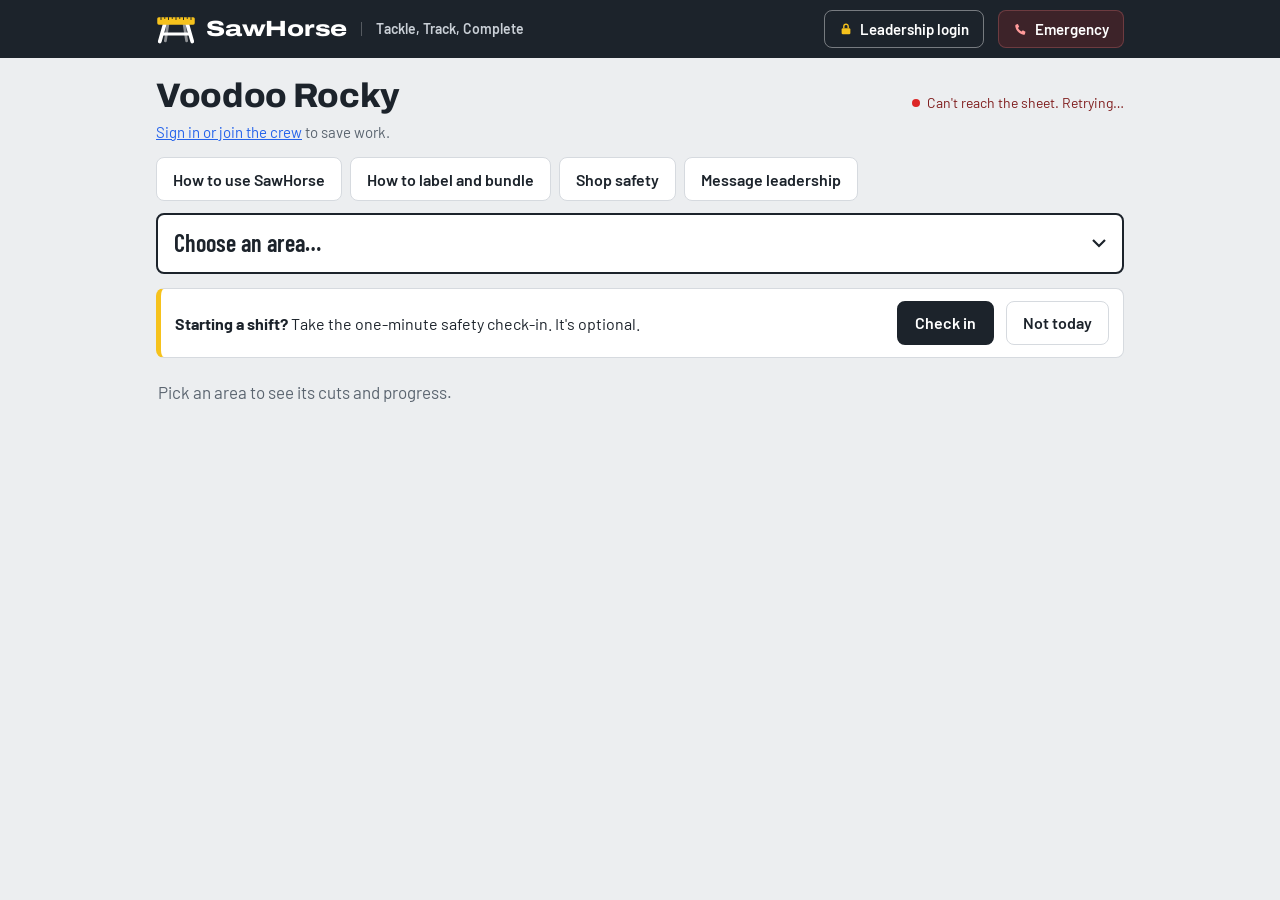
<file: index.html>
<!doctype html>
<html lang="en">
<head>
<meta charset="utf-8">
<meta name="viewport" content="width=device-width, initial-scale=1, viewport-fit=cover">
<title>SawHorse</title>
<link rel="preconnect" href="https://fonts.googleapis.com">
<link rel="preconnect" href="https://fonts.gstatic.com" crossorigin>
<link href="https://fonts.googleapis.com/css2?family=Barlow:wght@400;500;600;700&family=Barlow+Condensed:wght@500;600;700&display=swap" rel="stylesheet">
<link href="https://fonts.googleapis.com/css2?family=Archivo:wdth,wght@100..125,600..900&display=swap" rel="stylesheet">
<link rel="icon" href="data:image/svg+xml,%3Csvg%20xmlns%3D%22http%3A//www.w3.org/2000/svg%22%20viewBox%3D%220%200%2064%2064%22%3E%3Crect%20width%3D%2264%22%20height%3D%2264%22%20rx%3D%2212%22%20fill%3D%22%231C232B%22/%3E%3Cg%20transform%3D%22translate%280%208%29%22%3E%3Cg%20stroke-linecap%3D%22round%22%20fill%3D%22none%22%20stroke%3D%22%23fff%22%3E%3Cpath%20d%3D%22M19%2016%20L15%2043%20M45%2016%20L49%2043%22%20stroke-width%3D%224.5%22%20opacity%3D%220.5%22/%3E%3Cpath%20d%3D%22M14%2016%20L6%2044%20M50%2016%20L58%2044%22%20stroke-width%3D%226%22/%3E%3Cpath%20d%3D%22M10%2032%20H54%22%20stroke-width%3D%224.5%22/%3E%3C/g%3E%3Crect%20x%3D%222%22%20y%3D%225%22%20width%3D%2260%22%20height%3D%2212%22%20rx%3D%222.5%22%20fill%3D%22%23F6C21C%22/%3E%3C/g%3E%3C/svg%3E">
<link rel="stylesheet" href="assets/styles.css?v=20261009a">
</head>
<body>
<div class="brandbar">
  <div class="brandbar-inner">
    <a class="brand" href="./" aria-label="SawHorse, crew page"><svg class="brand-mark" viewBox="0 0 64 48" aria-hidden="true" focusable="false"><g stroke-linecap="round" fill="none" stroke="currentColor"><path d="M19 16 L15 43 M45 16 L49 43" stroke-width="4.5" opacity="0.5"/><path d="M14 16 L6 44 M50 16 L58 44" stroke-width="6"/><path d="M10 32 H54" stroke-width="4.5"/></g><rect x="2" y="5" width="60" height="12" rx="2.5" fill="#F6C21C"/><path d="M8 5v4.5M14 5v2.8M20 5v4.5M26 5v2.8M32 5v4.5M38 5v2.8M44 5v4.5M50 5v2.8M56 5v4.5" stroke="#1C232B" stroke-width="1.6"/></svg><span class="brand-name">SawHorse</span></a>
    <span class="brand-tag">Tackle, Track, Complete</span>
    <a class="brand-action" href="leadership.html">
      <svg viewBox="0 0 16 16" aria-hidden="true" focusable="false"><rect x="3" y="7" width="10" height="7" rx="1.5" fill="currentColor"/><path d="M5.5 7V5a2.5 2.5 0 0 1 5 0v2" fill="none" stroke="currentColor" stroke-width="1.6"/></svg>
      Leadership login
    </a>
    <button type="button" class="brand-action emergency" id="openEmergency" hidden>
      <svg viewBox="0 0 16 16" aria-hidden="true" focusable="false"><path d="M5.2 2.2 6.6 5 5.3 6.4c.9 1.7 2.1 2.9 3.8 3.8l1.4-1.3 2.8 1.4-.5 2.4c-.2.7-.9 1.1-1.6 1C6.9 13 3 9.1 2.4 4.3c-.1-.7.3-1.4 1-1.6z" fill="currentColor"/></svg>
      Emergency
    </button>
  </div>
</div>
<header class="top">
  <div class="top-row">
    <h1 id="title">Cut list</h1>
    <p id="sync" class="sync" role="status" aria-live="polite" data-state="busy">Loading…</p>
  </div>
  <p class="who-line" id="whoLine"></p>
  <div class="top-actions">
    <button type="button" class="btn-quiet" id="openTour">How to use SawHorse</button>
    <button type="button" class="btn-quiet" id="openGuide">How to label and bundle</button>
    <button type="button" class="btn-quiet" id="openSafety">Shop safety</button>
    <button type="button" class="btn-quiet" id="openAsk">Message leadership</button>
  </div>
</header>

<main>
  <label class="picker">
    <span class="sr-only">Area</span>
    <select id="area"><option value="">Choose an area…</option></select>
  </label>

  <div id="notice" class="notice" hidden></div>
  <div id="safetyBanner" class="area-banner safety-banner" hidden>
    <p><strong>Starting a shift?</strong> Take the one-minute safety check-in. It's optional.</p>
    <button type="button" class="btn" id="safetyStart">Check in</button>
    <button type="button" class="btn-quiet" id="safetyLater">Not today</button>
  </div>
  <div id="areaBanner" class="area-banner" hidden></div>
  <p id="empty" class="empty">Pick an area to see its cuts and progress.</p>

  <section id="view" hidden>
    <div class="progress">
      <p class="progress-text"><strong id="pDone">0</strong> of <strong id="pTotal">0</strong> pieces labeled and bundled</p>
      <div id="tapeSlot"></div>
      <p class="progress-text progress-sub" id="pSteps" hidden></p>
      <div class="chips" id="chips" role="group" aria-label="Show only one status"></div>
      <p class="filter-note" id="filterNote" hidden></p>
    </div>

    <div class="viewtabs" role="tablist" aria-label="View">
      <button type="button" role="tab" id="tabList" aria-selected="true" aria-controls="checklist">Checklist</button>
      <button type="button" role="tab" id="tabPlan" aria-selected="false" aria-controls="plan">Cut plan</button>
      <button type="button" role="tab" id="tabBuild" aria-selected="false" aria-controls="build">Build</button>
      <button type="button" role="tab" id="tabBuy" aria-selected="false" aria-controls="buy">Buy</button>
    </div>

    <div id="plan" role="tabpanel" aria-labelledby="tabPlan" hidden></div>
    <div id="build" role="tabpanel" aria-labelledby="tabBuild" hidden></div>
    <div id="buy" role="tabpanel" aria-labelledby="tabBuy" hidden></div>

    <div id="checklist" role="tabpanel" aria-labelledby="tabList">
    <table class="cuts stack">
      <thead>
        <tr>
          <th scope="col">Status</th>
          <th scope="col">Label</th>
          <th scope="col">Use</th>
          <th scope="col">Size</th>
          <th scope="col">Length</th>
          <th scope="col">Bundled</th>
        </tr>
      </thead>
      <tbody id="rows"></tbody>
    </table>
    </div>
  </section>
</main>

<div class="savebar" id="savebar" hidden>
  <div class="savebar-inner">
    <p><strong id="stagedCount">0</strong> <span id="stagedWord">changes</span> not saved yet</p>
    <button type="button" class="btn-quiet on-dark" id="discardBtn">Discard</button>
    <button type="button" class="btn on-dark" id="reviewBtn">Sign off and save</button>
  </div>
</div>

<!-- Sign-off -->
<dialog id="signoff" class="sheet" aria-labelledby="signoffTitle">
  <div class="sheet-head">
    <h2 id="signoffTitle">Sign off on your work</h2>
    <button type="button" class="icon-btn" data-close aria-label="Close">×</button>
  </div>
  <div class="sheet-body">
    <p class="form-error" id="soError" hidden></p>
    <ul class="change-list" id="changeList"></ul>
    <p class="safety-line" id="soSafety"></p>
    <div class="field" id="soNameField"></div>
    <div class="field">
      <span class="field-label">Photo of the finished work</span>
      <p class="hint">Bundles: tape label readable. Build steps: the finished step. Purchases: the receipt or the items.</p>
      <label class="photo-pick" id="soPick">
        <input type="file" accept="image/*" id="soPhoto" class="sr-only">
        <span id="soPickText">Take or choose a photo</span>
      </label>
      <img id="soPreview" class="photo-preview" alt="Your photo" hidden>
      <div class="photo-actions" id="soPhotoActions" hidden>
        <button type="button" class="linkish" id="soRetake">Use a different photo</button>
      </div>
    </div>
    <div class="field">
      <label for="soNote">Note for leadership <span class="optional">(optional)</span></label>
      <textarea id="soNote" rows="3"></textarea>
    </div>
  </div>
  <div class="sheet-foot">
    <p class="hint" id="soHint">Sign in and add a photo to save.</p>
    <button type="button" class="btn" id="soSave" disabled>Save changes</button>
  </div>
</dialog>

<!-- Message leadership -->
<dialog id="ask" class="sheet" aria-labelledby="askTitle">
  <div class="sheet-head">
    <h2 id="askTitle">Message leadership</h2>
    <button type="button" class="icon-btn" data-close aria-label="Close">×</button>
  </div>
  <div class="sheet-body">
    <p class="form-error" id="askError" hidden></p>
    <div class="field">
      <span class="field-label" id="askTypeLabel">This is a</span>
      <div class="seg" role="radiogroup" aria-labelledby="askTypeLabel">
        <label><input type="radio" name="askType" value="Question" checked><span>Question</span></label>
        <label><input type="radio" name="askType" value="Note"><span>Note</span></label>
      </div>
    </div>
    <div class="two-up">
      <div class="field">
        <label for="askArea">Area <span class="optional">(optional)</span></label>
        <select id="askArea"></select>
      </div>
      <div class="field">
        <label for="askLabel">Piece <span class="optional">(optional)</span></label>
        <select id="askLabel"></select>
      </div>
    </div>
    <div class="field">
      <label for="askMsg">Message</label>
      <textarea id="askMsg" rows="4"></textarea>
    </div>
    <div class="field">
      <span class="field-label">Photo <span class="optional">(optional)</span></span>
      <label class="photo-pick" id="askPick">
        <input type="file" accept="image/*" id="askPhoto" class="sr-only">
        <span id="askPickText">Add a photo</span>
      </label>
      <img id="askPreview" class="photo-preview" alt="Your photo" hidden>
      <div class="photo-actions" id="askPhotoActions" hidden>
        <button type="button" class="linkish" id="askRemove">Remove photo</button>
      </div>
    </div>
    <div class="field" id="askNameField"></div>
    <section id="answers" hidden>
      <h3>Answered questions</h3>
      <ul class="qa" id="answerList"></ul>
    </section>
  </div>
  <div class="sheet-foot">
    <p class="hint" id="askHint">Sign in and write a message to send.</p>
    <button type="button" class="btn" id="askSend" disabled>Send</button>
  </div>
</dialog>

<!-- Safety -->
<dialog id="safety" class="sheet" aria-labelledby="safetyTitle">
  <div class="sheet-head">
    <h2 id="safetyTitle">Shop safety</h2>
    <button type="button" class="icon-btn" data-close aria-label="Close">×</button>
  </div>
  <div class="sheet-body" id="safetyBody"></div>
  <div class="sheet-foot">
    <p class="hint" id="safetyHint">Check every item and sign in to check in.</p>
    <button type="button" class="btn" id="safetySend" disabled>Check in</button>
  </div>
</dialog>

<!-- Emergency contacts -->
<dialog id="emergency" class="sheet emergency-sheet" aria-labelledby="emergencyTitle">
  <div class="sheet-head">
    <h2 id="emergencyTitle">Emergency</h2>
    <button type="button" class="icon-btn" data-close aria-label="Close">×</button>
  </div>
  <div class="sheet-body" id="emergencyBody"></div>
  <div class="sheet-foot">
    <p class="hint">Stay with the injured person. Send someone else to meet the ambulance.</p>
    <button type="button" class="btn-quiet" data-close>Close</button>
  </div>
</dialog>

<!-- Sign in / join -->
<dialog id="auth" class="sheet" aria-labelledby="authTitle" style="max-height:none">
  <div class="sheet-head">
    <h2 id="authTitle">Sign in</h2>
    <button type="button" class="icon-btn" data-close aria-label="Close">×</button>
  </div>
  <div class="sheet-body">
    <p class="form-error" id="authError" hidden></p>
    <div class="field" id="authTabs">
      <div class="seg" role="radiogroup" aria-label="Sign in or join">
        <label><input type="radio" name="authMode" value="in" checked><span>Sign in</span></label>
        <label><input type="radio" name="authMode" value="new"><span>I'm new</span></label>
      </div>
    </div>
    <div id="authBody"></div>
  </div>
  <div class="sheet-foot"><button type="button" class="btn" id="authGo" disabled>Sign in</button></div>
</dialog>

<!-- Count spare wood -->
<dialog id="stock" class="sheet" aria-labelledby="stockTitle">
  <div class="sheet-head">
    <h2 id="stockTitle">Count spare wood</h2>
    <button type="button" class="icon-btn" data-close aria-label="Close">×</button>
  </div>
  <div class="sheet-body">
    <p class="form-error" id="stError" hidden></p>
    <p style="margin-top:0">Count what's on the rack so the cut plan uses it before anything new gets bought.</p>
    <div class="guide-box"><p>Measure the <strong>usable</strong> length: skip boards that are split, twisted, or badly bowed, and measure past any damaged end. Round down to the nearest 1/2". Group boards of about the same length together.</p></div>
    <div class="field">
      <label for="stSize">Size</label>
      <select id="stSize"></select>
      <p class="hint" id="stCurrent" style="margin-top:6px"></p>
    </div>
    <div class="field">
      <span class="field-label" id="stModeLabel">This is</span>
      <div class="seg" role="radiogroup" aria-labelledby="stModeLabel">
        <label><input type="radio" name="stMode" value="replace" checked><span>A full recount</span></label>
        <label><input type="radio" name="stMode" value="add"><span>More boards</span></label>
      </div>
      <p class="hint" style="margin-top:6px">A full recount replaces what's on file for this size. More boards adds to it, for a delivery or a pile someone found.</p>
    </div>
    <div class="field">
      <span class="field-label">Lengths and counts</span>
      <div id="stRows"></div>
      <div class="stock-tools">
        <button type="button" class="btn-quiet" id="stAddRow">Add another length</button>
        <span id="stQuick" class="stock-quick">Quick add:
          <button type="button" class="linkish" data-len="96">8' (96")</button>
          <button type="button" class="linkish" data-len="120">10'</button>
          <button type="button" class="linkish" data-len="144">12'</button>
          <button type="button" class="linkish" data-len="92 5/8">Precut stud (92 5/8")</button>
        </span>
      </div>
    </div>
    <div class="field" id="stNameField"></div>
  </div>
  <div class="sheet-foot">
    <p class="hint" id="stHint">Add at least one length and count.</p>
    <button type="button" class="btn" id="stSave" disabled>Save count</button>
  </div>
</dialog>

<!-- First-run tour -->
<dialog id="tour" class="sheet tour" aria-labelledby="tourTitle" aria-roledescription="carousel">
  <div class="sheet-head">
    <p class="tour-count" id="tourCount" aria-live="polite"></p>
    <button type="button" class="linkish" id="tourSkip">Skip tour</button>
  </div>
  <div class="sheet-body tour-body" id="tourBody"></div>
  <div class="sheet-foot tour-foot">
    <button type="button" class="btn-quiet" id="tourBack">Back</button>
    <div class="tour-dots" id="tourDots" role="group" aria-label="Choose a slide"></div>
    <button type="button" class="btn" id="tourNext">Next</button>
  </div>
</dialog>

<!-- Guide -->
<dialog id="guide" class="sheet" aria-labelledby="guideTitle">
  <div class="sheet-head">
    <h2 id="guideTitle">How to label and bundle</h2>
    <button type="button" class="icon-btn" data-close aria-label="Close">×</button>
  </div>
  <div class="sheet-body" id="guideBody"></div>
  <div class="sheet-foot">
    <p class="hint">Questions about a cut? Use Message leadership.</p>
    <button type="button" class="btn" data-close>Got it</button>
  </div>
</dialog>

<script src="assets/config.js?v=20261009a"></script>
<script src="assets/demo-data.js?v=20261009a"></script>
<script src="assets/planner.js?v=20261009a"></script>
<script src="assets/common.js?v=20261009a"></script>
<script src="assets/crew.js?v=20261009a"></script>
</body>
</html>
</file>
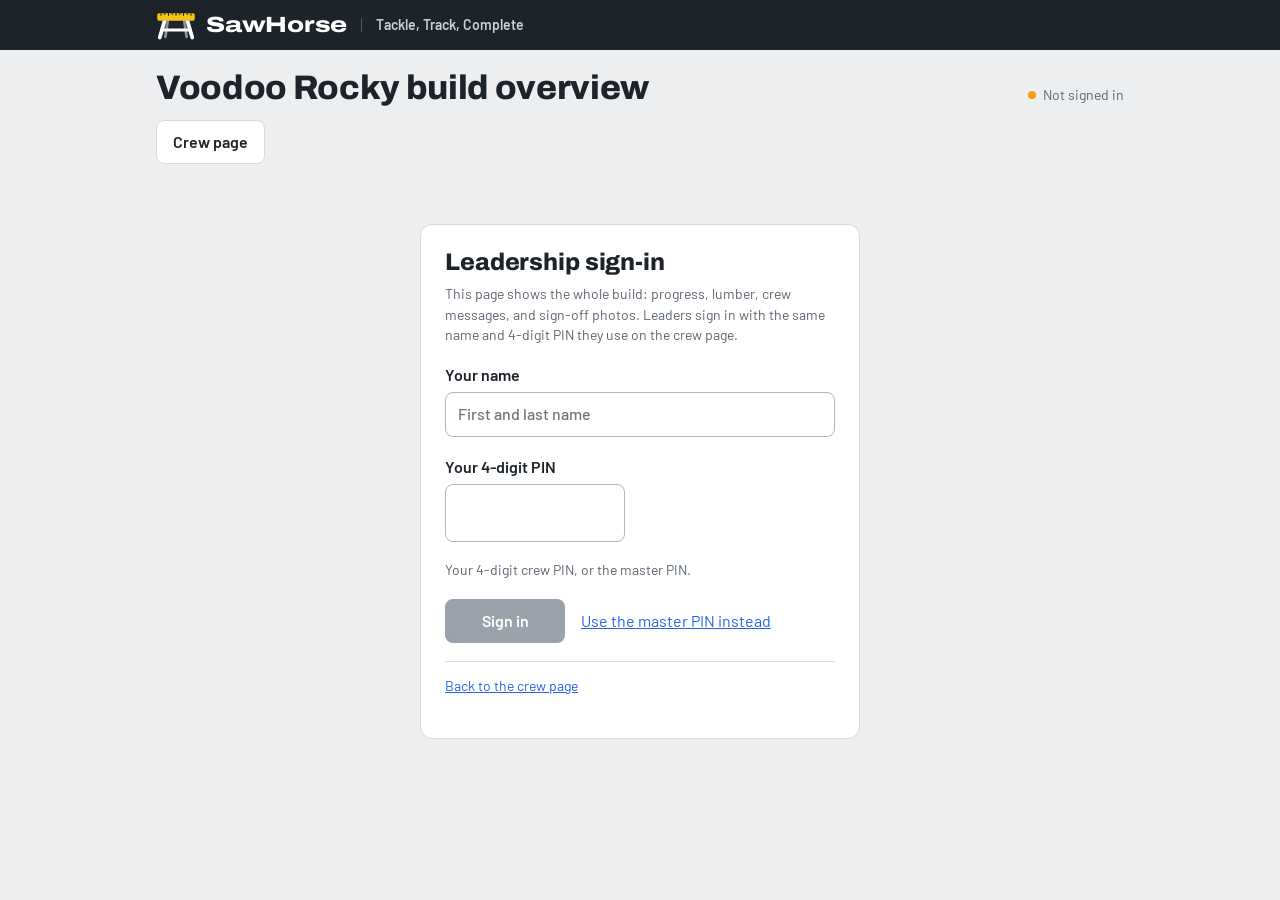
<file: leadership.html>
<!doctype html>
<html lang="en">
<head>
<meta charset="utf-8">
<meta name="viewport" content="width=device-width, initial-scale=1, viewport-fit=cover">
<meta name="robots" content="noindex">
<title>Build overview | SawHorse</title>
<link rel="preconnect" href="https://fonts.googleapis.com">
<link rel="preconnect" href="https://fonts.gstatic.com" crossorigin>
<link href="https://fonts.googleapis.com/css2?family=Barlow:wght@400;500;600;700&family=Barlow+Condensed:wght@500;600;700&display=swap" rel="stylesheet">
<link href="https://fonts.googleapis.com/css2?family=Archivo:wdth,wght@100..125,600..900&display=swap" rel="stylesheet">
<link rel="icon" href="data:image/svg+xml,%3Csvg%20xmlns%3D%22http%3A//www.w3.org/2000/svg%22%20viewBox%3D%220%200%2064%2064%22%3E%3Crect%20width%3D%2264%22%20height%3D%2264%22%20rx%3D%2212%22%20fill%3D%22%231C232B%22/%3E%3Cg%20transform%3D%22translate%280%208%29%22%3E%3Cg%20stroke-linecap%3D%22round%22%20fill%3D%22none%22%20stroke%3D%22%23fff%22%3E%3Cpath%20d%3D%22M19%2016%20L15%2043%20M45%2016%20L49%2043%22%20stroke-width%3D%224.5%22%20opacity%3D%220.5%22/%3E%3Cpath%20d%3D%22M14%2016%20L6%2044%20M50%2016%20L58%2044%22%20stroke-width%3D%226%22/%3E%3Cpath%20d%3D%22M10%2032%20H54%22%20stroke-width%3D%224.5%22/%3E%3C/g%3E%3Crect%20x%3D%222%22%20y%3D%225%22%20width%3D%2260%22%20height%3D%2212%22%20rx%3D%222.5%22%20fill%3D%22%23F6C21C%22/%3E%3C/g%3E%3C/svg%3E">
<link rel="stylesheet" href="assets/styles.css?v=20261009a">
</head>
<body>
<div class="brandbar">
  <div class="brandbar-inner">
    <a class="brand" href="./" aria-label="SawHorse, crew page"><svg class="brand-mark" viewBox="0 0 64 48" aria-hidden="true" focusable="false"><g stroke-linecap="round" fill="none" stroke="currentColor"><path d="M19 16 L15 43 M45 16 L49 43" stroke-width="4.5" opacity="0.5"/><path d="M14 16 L6 44 M50 16 L58 44" stroke-width="6"/><path d="M10 32 H54" stroke-width="4.5"/></g><rect x="2" y="5" width="60" height="12" rx="2.5" fill="#F6C21C"/><path d="M8 5v4.5M14 5v2.8M20 5v4.5M26 5v2.8M32 5v4.5M38 5v2.8M44 5v4.5M50 5v2.8M56 5v4.5" stroke="#1C232B" stroke-width="1.6"/></svg><span class="brand-name">SawHorse</span></a>
    <span class="brand-tag">Tackle, Track, Complete</span>
  </div>
</div>
<header class="top">
  <div class="top-row">
    <h1 id="title">Build overview</h1>
    <p id="sync" class="sync" role="status" aria-live="polite" data-state="busy">Loading…</p>
  </div>
  <div class="top-actions">
    <a class="btn-quiet lead-only" id="sheetLink" target="_blank" rel="noopener" hidden>Open the Google Sheet</a>
    <a class="btn-quiet" href="index.html">Crew page</a>
    <button type="button" class="btn-quiet" id="leadSignOut" hidden>Sign out</button>
    <a class="btn-quiet lead-only" href="signs.html" hidden>Print QR signs</a>
    <button type="button" class="btn-quiet lead-only" id="emailBtn" hidden>Email me a summary</button>
  </div>
</header>

<section id="gate" class="gate" hidden>
  <div class="gate-card">
    <h2 id="gateTitle">Leadership sign-in</h2>
    <p class="hint" id="gateIntro">This page shows the whole build: progress, lumber, crew messages, and sign-off photos. Leaders sign in with the same name and 4-digit PIN they use on the crew page.</p>
    <p class="form-error" id="gateError" hidden></p>
    <div id="gateBody"></div>
    <div class="gate-actions">
      <button type="button" class="btn" id="gateGo" disabled>Sign in</button>
      <button type="button" class="linkish" id="gateToggle">Use the master PIN instead</button>
    </div>
    <p class="hint gate-foot"><a href="index.html">Back to the crew page</a></p>
  </div>
</section>

<main id="leadMain" hidden>
  <div id="notice" class="notice" hidden></div>

  <section class="progress" aria-labelledby="hOverall">
    <h2 id="hOverall" class="sr-only">Overall progress</h2>
    <p class="progress-text"><strong id="pDone">0</strong> of <strong id="pTotal">0</strong> pieces labeled and bundled, across every area</p>
    <div id="tapeSlot"></div>
    <div class="chips" id="overallChips"></div>
  </section>

  <section class="panel" aria-labelledby="hAreas">
    <h2 id="hAreas">Projects</h2>
    <div class="table-scroll"><table class="data" id="areasTable"></table></div>
  </section>

  <section class="panel" aria-labelledby="hNow">
    <div class="panel-head">
      <h2 id="hNow">Who's working on what</h2>
      <p id="nowCount"></p>
    </div>
    <div id="nowList"></div>
  </section>

  <section class="panel" aria-labelledby="hUnits">
    <div class="panel-head">
      <h2 id="hUnits">Assembly</h2>
      <p id="unitCount"></p>
    </div>
    <div id="unitList"></div>
  </section>

  <section class="panel" aria-labelledby="hBuy">
    <div class="panel-head">
      <h2 id="hBuy">Hardware and supplies to buy</h2>
      <p id="buyCount"></p>
    </div>
    <div id="buyList"></div>
  </section>

  <section class="panel" aria-labelledby="hLumber">
    <div class="panel-head">
      <h2 id="hLumber">Lumber to buy</h2>
    </div>
    <div class="table-scroll"><table class="data" id="lumberTable"></table></div>
    <p class="hint" id="lumberNote" style="margin-top:10px"></p>
    <details class="area-detail" id="stockDetail" data-key="__stock" hidden></details>
  </section>

  <section class="panel" aria-labelledby="hFlagged">
    <h2 id="hFlagged">Flagged by the crew</h2>
    <div id="flagged"></div>
  </section>

  <section class="panel" aria-labelledby="hInbox">
    <div class="panel-head">
      <h2 id="hInbox">Questions and notes</h2>
      <p id="inboxCount"></p>
    </div>
    <div id="inbox"></div>
  </section>

  <section class="panel" aria-labelledby="hSafety">
    <div class="panel-head">
      <h2 id="hSafety">Safety check-ins</h2>
      <p id="safetyCount"></p>
    </div>
    <div id="safetyList"></div>
  </section>

  <section class="panel" aria-labelledby="hCrew">
    <div class="panel-head">
      <h2 id="hCrew">Crew</h2>
      <p id="crewCount"></p>
    </div>
    <p class="hint">People add themselves on the crew page and get a 4-digit PIN. Make someone a leader to give them this page. Reset a PIN if someone forgets theirs, then tell them the new one in person. To turn someone off entirely, set Active to No in the Crew tab.</p>
    <div id="crewList"></div>
  </section>

  <section class="panel" aria-labelledby="hLog">
    <h2 id="hLog">Recent sign-offs</h2>
    <div id="log"></div>
  </section>

  <section class="panel" aria-labelledby="hAll">
    <h2 id="hAll">Every cut</h2>
    <div id="allCuts"></div>
  </section>
</main>

<script src="assets/config.js?v=20261009a"></script>
<script src="assets/demo-data.js?v=20261009a"></script>
<script src="assets/planner.js?v=20261009a"></script>
<script src="assets/common.js?v=20261009a"></script>
<script src="assets/leadership.js?v=20261009a"></script>
</body>
</html>
</file>
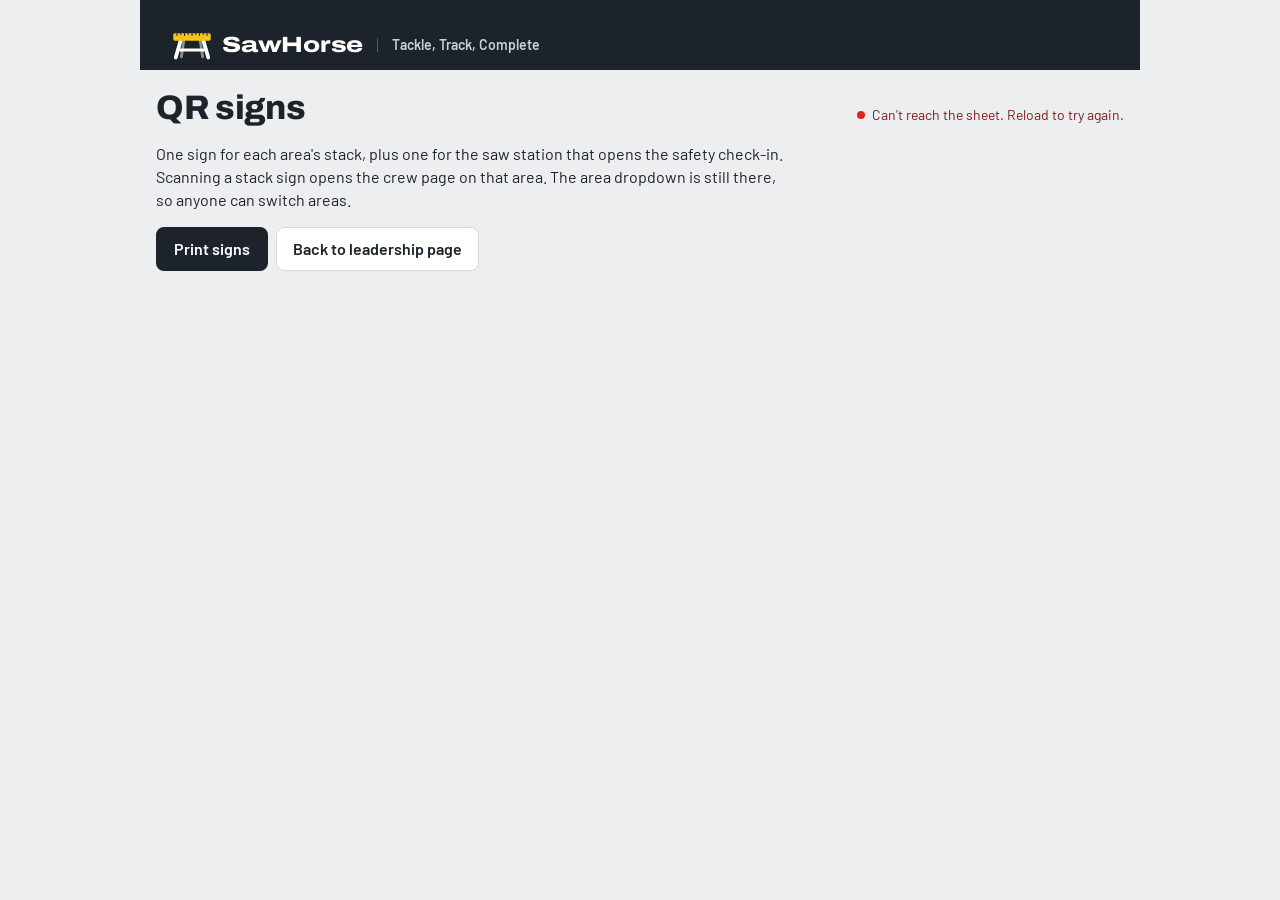
<file: signs.html>
<!doctype html>
<html lang="en">
<head>
<meta charset="utf-8">
<meta name="viewport" content="width=device-width, initial-scale=1">
<meta name="robots" content="noindex">
<title>QR signs | SawHorse</title>
<link rel="preconnect" href="https://fonts.googleapis.com">
<link rel="preconnect" href="https://fonts.gstatic.com" crossorigin>
<link href="https://fonts.googleapis.com/css2?family=Barlow:wght@400;500;600;700&family=Barlow+Condensed:wght@500;600;700&display=swap" rel="stylesheet">
<link href="https://fonts.googleapis.com/css2?family=Archivo:wdth,wght@100..125,600..900&display=swap" rel="stylesheet">
<link rel="icon" href="data:image/svg+xml,%3Csvg%20xmlns%3D%22http%3A//www.w3.org/2000/svg%22%20viewBox%3D%220%200%2064%2064%22%3E%3Crect%20width%3D%2264%22%20height%3D%2264%22%20rx%3D%2212%22%20fill%3D%22%231C232B%22/%3E%3Cg%20transform%3D%22translate%280%208%29%22%3E%3Cg%20stroke-linecap%3D%22round%22%20fill%3D%22none%22%20stroke%3D%22%23fff%22%3E%3Cpath%20d%3D%22M19%2016%20L15%2043%20M45%2016%20L49%2043%22%20stroke-width%3D%224.5%22%20opacity%3D%220.5%22/%3E%3Cpath%20d%3D%22M14%2016%20L6%2044%20M50%2016%20L58%2044%22%20stroke-width%3D%226%22/%3E%3Cpath%20d%3D%22M10%2032%20H54%22%20stroke-width%3D%224.5%22/%3E%3C/g%3E%3Crect%20x%3D%222%22%20y%3D%225%22%20width%3D%2260%22%20height%3D%2212%22%20rx%3D%222.5%22%20fill%3D%22%23F6C21C%22/%3E%3C/g%3E%3C/svg%3E">
<link rel="stylesheet" href="assets/styles.css?v=20261009a">
<style>
  .screen-only { max-width: 1000px; margin: 0 auto; padding: 20px 16px 0; }
  .screen-only p { max-width: 70ch; }
  .signs { display: grid; grid-template-columns: repeat(auto-fill, minmax(300px, 1fr)); gap: 20px; max-width: 1000px; margin: 20px auto 60px; padding: 0 16px; }
  .sign {
    background: #fff; border: 1px solid var(--line); border-radius: 6px; overflow: hidden;
    display: flex; flex-direction: column; aspect-ratio: 8.5 / 11;
  }
  .sign-band { background: var(--band); color: var(--band-ink); padding: 6% 7% 5%; }
  .sign-band .kicker { font: 600 clamp(12px, 2.4vw, 20px)/1.1 var(--body); margin: 0 0 2%; opacity: 0.9; }
  .sign-band h2 { font: 700 clamp(34px, 7vw, 72px)/0.95 var(--cond); margin: 0; }
  .sign-body { flex: 1; display: flex; flex-direction: column; align-items: center; justify-content: center; padding: 5% 8%; text-align: center; }
  .sign-body .qr { width: 72%; }
  .sign-body .qr svg { width: 100%; height: auto; display: block; }
  .sign-body .scan { font: 700 clamp(18px, 3.2vw, 30px)/1.15 var(--cond); margin: 5% 0 2%; }
  .sign-body .rules { font-size: clamp(11px, 1.8vw, 16px); margin: 0; color: var(--ink); max-width: 36ch; }
  .sign-foot { display: flex; align-items: center; justify-content: space-between; gap: 10px; padding: 0 6% 4%; }
  .sign-brand { display: inline-flex; align-items: center; gap: 6px; color: var(--ink); flex: none; }
  .sign-brand .brand-mark { width: 26px; height: 20px; color: var(--ink); }
  .sign-brand b { font: 800 13px/1 var(--display); font-stretch: 125%; }
  .sign-url { font-size: clamp(8px, 1.2vw, 11px); color: var(--muted); text-align: right; word-break: break-all; }

  @media print {
    @page { size: letter portrait; margin: 0.4in; }
    body { background: #fff; }
    .screen-only { display: none; }
    .signs { display: block; margin: 0; padding: 0; max-width: none; }
    .sign { width: 7.7in; height: 10.2in; aspect-ratio: auto; border: 2px solid #1C232B; border-radius: 0; break-after: page; page-break-after: always; margin: 0 auto; }
    .sign:last-child { break-after: auto; page-break-after: auto; }
    .sign-band { -webkit-print-color-adjust: exact; print-color-adjust: exact; padding: 0.45in 0.5in 0.35in; }
    .sign-band .kicker { font-size: 20pt; }
    .sign-band h2 { font-size: 76pt; }
    .sign-body .qr { width: 4.6in; }
    .sign-body .scan { font-size: 28pt; }
    .sign-body .rules { font-size: 15pt; }
    .sign-url { font-size: 9pt; }
    .sign-brand .brand-mark { width: 0.45in; height: 0.34in; }
    .sign-brand b { font-size: 12pt; }
  }
</style>
</head>
<body>
<div class="brandbar screen-only">
  <div class="brandbar-inner">
    <a class="brand" href="./" aria-label="SawHorse, crew page"><svg class="brand-mark" viewBox="0 0 64 48" aria-hidden="true" focusable="false"><g stroke-linecap="round" fill="none" stroke="currentColor"><path d="M19 16 L15 43 M45 16 L49 43" stroke-width="4.5" opacity="0.5"/><path d="M14 16 L6 44 M50 16 L58 44" stroke-width="6"/><path d="M10 32 H54" stroke-width="4.5"/></g><rect x="2" y="5" width="60" height="12" rx="2.5" fill="#F6C21C"/><path d="M8 5v4.5M14 5v2.8M20 5v4.5M26 5v2.8M32 5v4.5M38 5v2.8M44 5v4.5M50 5v2.8M56 5v4.5" stroke="#1C232B" stroke-width="1.6"/></svg><span class="brand-name">SawHorse</span></a>
    <span class="brand-tag">Tackle, Track, Complete</span>
  </div>
</div>
<div class="screen-only">
  <div class="top-row">
    <h1>QR signs</h1>
    <p id="sync" class="sync" role="status" aria-live="polite" data-state="busy">Loading…</p>
  </div>
  <p>One sign for each area's stack, plus one for the saw station that opens the safety check-in. Scanning a stack sign opens the crew page on that area. The area dropdown is still there, so anyone can switch areas.</p>
  <div id="urlWarn" class="notice" hidden></div>
  <div class="top-actions">
    <button type="button" class="btn" onclick="window.print()">Print signs</button>
    <a class="btn-quiet" href="leadership.html">Back to leadership page</a>
  </div>
</div>

<div class="signs" id="signs"></div>

<script src="assets/config.js?v=20261009a"></script>
<script src="assets/demo-data.js?v=20261009a"></script>
<script src="assets/planner.js?v=20261009a"></script>
<script src="assets/common.js?v=20261009a"></script>
<script src="assets/qrcode.js?v=20261009a"></script>
<script>
(function () {
  const C = window.Cut;
  const base = new URL('./', location.href).href;
  const BRAND = document.querySelector('.brandbar .brand-mark').outerHTML;
  if (location.protocol === 'file:') {
    const w = document.getElementById('urlWarn');
    w.hidden = false;
    w.innerHTML = '<strong>Print these from your GitHub Pages site.</strong> This page is open from a file on your computer, so the codes point to that file and won\'t work on anyone\'s phone.';
  }

  function sign({ kicker, title, color, scan, rules, url }) {
    const hex = color ? C.tapeHex(color) : '#1C232B';
    return `<article class="sign" style="--band:${hex};--band-ink:${C.inkOn(hex)}">
      <div class="sign-band"><p class="kicker">${C.esc(kicker)}</p><h2>${C.esc(title)}</h2></div>
      <div class="sign-body">
        <div class="qr">${window.qrSVG(url, { label: 'QR code for ' + title })}</div>
        <p class="scan">${C.esc(scan)}</p>
        <p class="rules">${C.esc(rules)}</p>
      </div>
      <div class="sign-foot"><span class="sign-brand">${BRAND}<b>SawHorse</b></span><span class="sign-url">${C.esc(url)}</span></div>
    </article>`;
  }

  C.api.get('crew').then(d => {
    const html = d.sheets.map(sh => {
      const color = d.tape[sh.name] || '';
      return sign({
        kicker: color ? `${color} tape stack` : 'Stack',
        title: sh.name,
        color,
        scan: `Scan to open the ${sh.name} cut list`,
        rules: `Bundles here get ${color ? color.toLowerCase() : 'this area\'s'} tape. Longest bundles on the bottom, tape labels facing out.`,
        url: base + '#' + encodeURIComponent(sh.name)
      });
    });
    html.push(sign({
      kicker: 'Saw station', title: 'Safety check-in', color: '',
      scan: 'Scan before your first cut',
      rules: 'Glasses on. Hearing protection in. Vacuum running. No gloves at the saw.',
      url: base + '#safety'
    }));
    document.getElementById('signs').innerHTML = html.join('');
    C.setSync(document.getElementById('sync'), C.DEMO ? 'demo' : 'ok', C.DEMO ? 'Demo data' : `${d.sheets.length + 1} signs`);
  }).catch(err => {
    console.error(err);
    C.setSync(document.getElementById('sync'), 'err', "Can't reach the sheet. Reload to try again.");
  });
})();
</script>
</body>
</html>
</file>
<file: assets/styles.css>
:root {
  --bg: #ECEEF0;
  --surface: #FFFFFF;
  --ink: #1C232B;
  --muted: #5B6570;
  --line: #D6DADF;
  --soft: #F3F4F6;
  --tape: #F6C21C;
  --track: #CFD5DB;
  --focus: #2563EB;
  --wood: #E6C995;

  --ns-chip: #E6E9EC; --ns-edge: #B9C0C8; --ns-text: #3E4751; --ns-tint: #FFFFFF;
  --ip-chip: #FED7AA; --ip-edge: #F59E0B; --ip-text: #7A3A00; --ip-tint: #FFF6EC;
  --cut-chip: #BFDBFE; --cut-edge: #3B82F6; --cut-text: #0B3A75; --cut-tint: #F0F6FF;
  --tag-chip: #BBF7D0; --tag-edge: #22A35A; --tag-text: #0F5132; --tag-tint: #EFFBF3;
  --buy-chip: #FECACA; --buy-edge: #DC2626; --buy-text: #7F1D1D; --buy-tint: #FDF0F0;

  --cond: 'Barlow Condensed', 'Arial Narrow', sans-serif;
  --display: 'Archivo', 'Barlow', system-ui, sans-serif;
  --body: 'Barlow', system-ui, sans-serif;
}
* { box-sizing: border-box; }
html { -webkit-text-size-adjust: 100%; }
body { margin: 0; background: var(--bg); color: var(--ink); font: 400 16px/1.45 var(--body); }
[hidden] { display: none !important; }
.sr-only {
  position: absolute; width: 1px; height: 1px; padding: 0; margin: -1px;
  overflow: hidden; clip: rect(0 0 0 0); white-space: nowrap; border: 0;
}
:focus-visible { outline: 3px solid var(--focus); outline-offset: 2px; }
a { color: var(--focus); }

/* ---------- Page frame ---------- */
.top, main { max-width: 1000px; margin: 0 auto; padding-left: 16px; padding-right: 16px; }
.top { padding-top: 20px; padding-bottom: 12px; }
.top-row { display: flex; align-items: baseline; justify-content: space-between; gap: 12px; flex-wrap: wrap; }
h1 { margin: 0; font: 800 34px/1.05 var(--display); font-stretch: 100%; letter-spacing: -0.01em; }
h2 { font: 800 24px/1.15 var(--display); font-stretch: 100%; letter-spacing: -0.005em; margin: 0 0 12px; }
h3 { font: 700 19px/1.2 var(--display); margin: 0 0 8px; }

/* ---------- SawHorse brand bar ---------- */
.brandbar { background: var(--ink); color: #fff; }
.brandbar-inner { max-width: 1000px; margin: 0 auto; padding: 10px 16px; display: flex; align-items: center; gap: 14px; flex-wrap: wrap; }
.brand { display: inline-flex; align-items: center; gap: 10px; color: #fff; text-decoration: none; }
.brand-mark { width: 40px; height: 30px; flex: none; color: #fff; }
.brand-name { font: 800 22px/1 var(--display); font-stretch: 125%; letter-spacing: -0.01em; }
.brand-tag { font: 600 14px/1 var(--body); color: #C9CFD6; padding-left: 14px; border-left: 1px solid rgba(255,255,255,0.25); }
.brand:focus-visible { outline-color: var(--tape); }
.top-actions { display: flex; gap: 8px; flex-wrap: wrap; margin-top: 14px; }
main { padding-bottom: 96px; }

.sync { margin: 0; font-size: 14px; color: var(--muted); display: flex; align-items: center; gap: 7px; }
.sync::before { content: ""; width: 8px; height: 8px; border-radius: 50%; background: var(--tag-edge); flex: none; }
.sync[data-state="busy"]::before { background: var(--ip-edge); }
.sync[data-state="err"] { color: var(--buy-text); }
.sync[data-state="err"]::before { background: var(--buy-edge); }
.sync[data-state="demo"]::before { background: var(--muted); }

/* ---------- Buttons ---------- */
.btn, .btn-quiet {
  display: inline-flex; align-items: center; justify-content: center; gap: 8px;
  min-height: 44px; padding: 10px 16px; border-radius: 8px;
  font: 600 16px/1.1 var(--body); cursor: pointer; text-decoration: none;
  touch-action: manipulation;
}
.btn { background: var(--ink); color: #fff; border: 2px solid var(--ink); }
.btn:disabled { background: #9AA2AB; border-color: #9AA2AB; cursor: not-allowed; }
.btn-quiet { background: var(--surface); color: var(--ink); border: 1.5px solid var(--line); }
.btn-quiet:hover { border-color: var(--ink); }
.btn.on-dark { background: var(--tape); color: var(--ink); border-color: var(--tape); }
.btn-quiet.on-dark { background: transparent; color: #fff; border-color: rgba(255,255,255,0.45); }
.linkish { font: inherit; color: var(--focus); background: none; border: 0; padding: 0; text-decoration: underline; cursor: pointer; }

/* ---------- Area picker ---------- */
.picker select, .field select, .field input[type="text"], .field input[type="password"], .field textarea {
  width: 100%; color: var(--ink); background: var(--surface);
  border: 1.5px solid #AEB6BF; border-radius: 8px; font: 500 16px/1.3 var(--body); padding: 11px 12px;
}
.picker select, .field select {
  appearance: none; -webkit-appearance: none; padding-right: 44px; cursor: pointer;
  background: var(--surface) url("data:image/svg+xml,%3Csvg xmlns='http://www.w3.org/2000/svg' width='14' height='9' viewBox='0 0 14 9'%3E%3Cpath d='M1 1l6 6 6-6' fill='none' stroke='%231C232B' stroke-width='2.2'/%3E%3C/svg%3E") no-repeat right 16px center;
}
.picker select { font: 600 24px/1.2 var(--cond); padding: 14px 48px 14px 16px; border: 2px solid var(--ink); }

.notice { margin: 14px 0 0; padding: 10px 14px; background: #FFF7D6; border: 1px solid #E6CC6A; border-radius: 8px; font-size: 15px; }
.empty { color: var(--muted); margin: 22px 2px; font-size: 17px; }

/* ---------- Tape color swatch ---------- */
.swatch {
  display: inline-block; width: 22px; height: 14px; border-radius: 3px; flex: none;
  background: var(--sw); box-shadow: inset 0 0 0 1px rgba(28,35,43,0.25);
  vertical-align: -1px;
}
.swatch.lg { width: 34px; height: 20px; }

.area-banner {
  display: flex; align-items: center; gap: 12px; flex-wrap: wrap;
  margin: 14px 0 0; padding: 12px 14px; background: var(--surface);
  border: 1px solid var(--line); border-radius: 8px;
}
.area-banner p { margin: 0; flex: 1 1 220px; }
.area-banner .tapes { display: flex; flex-wrap: wrap; gap: 6px 14px; }
.area-banner .tapes span { display: inline-flex; align-items: center; gap: 6px; }

/* ---------- Tape-measure progress ---------- */
.progress { margin: 26px 0 8px; }
.progress-text { margin: 0 0 38px; font-size: 18px; }
.progress-text strong { font-weight: 700; font-variant-numeric: tabular-nums; }
.tape {
  position: relative; height: 48px; background: var(--track); border-radius: 3px;
  box-shadow: inset 0 -3px 0 rgba(28, 35, 43, 0.12);
}
.tape-fill {
  position: absolute; left: 0; top: 0; bottom: 0; width: 0; background: var(--tape);
  border-radius: 3px 0 0 3px; box-shadow: inset 0 -3px 0 rgba(120, 80, 0, 0.18);
  transition: width 0.5s ease;
}
.tape-ticks {
  position: absolute; inset: 0; pointer-events: none;
  background:
    repeating-linear-gradient(to right, rgba(28,35,43,0.9) 0 2px, transparent 2px 10%) top left / 100% 22px no-repeat,
    repeating-linear-gradient(to right, rgba(28,35,43,0.7) 0 1.5px, transparent 1.5px 5%) top left / 100% 14px no-repeat,
    repeating-linear-gradient(to right, rgba(28,35,43,0.45) 0 1px, transparent 1px 1%) top left / 100% 8px no-repeat;
}
.tape-nums span { position: absolute; top: 24px; font: 600 13px/1 var(--cond); color: var(--ink); transform: translateX(4px); }
.tape-hook {
  position: absolute; top: -7px; bottom: -7px; left: 0; width: 4px; margin-left: -2px;
  background: var(--ink); border-radius: 2px; transition: left 0.5s ease;
}
.tape-hook span {
  position: absolute; bottom: 100%; left: 0; margin-bottom: 5px;
  transform: translateX(calc(var(--p, 0) * -1%));
  background: var(--ink); color: #fff; font: 700 17px/1 var(--cond);
  padding: 5px 8px 4px; border-radius: 4px; white-space: nowrap;
}
.minibar { display: inline-block; width: 120px; height: 10px; background: var(--track); border-radius: 2px; overflow: hidden; vertical-align: middle; }
.minibar span { display: block; height: 100%; background: var(--tape); }

/* ---------- Status chips ---------- */
.chips { display: flex; flex-wrap: wrap; gap: 8px; margin-top: 22px; }
.chip {
  display: inline-flex; align-items: center; gap: 8px; min-height: 38px; padding: 6px 13px 6px 10px;
  border: 1px solid var(--line); border-radius: 999px; background: var(--surface); color: var(--ink);
  font: 500 15px/1 var(--body); cursor: pointer;
}
span.chip { cursor: default; }
.chip i { width: 13px; height: 13px; border-radius: 3px; border: 1px solid; }
.chip b { font-weight: 700; font-variant-numeric: tabular-nums; }
.chip[aria-pressed="true"] { border-color: var(--ink); box-shadow: inset 0 0 0 1px var(--ink); }
.chip:disabled { opacity: 0.5; cursor: default; }
.s-ns > i, i.s-ns   { background: var(--ns-chip);  border-color: var(--ns-edge); }
.s-ip > i, i.s-ip   { background: var(--ip-chip);  border-color: var(--ip-edge); }
.s-cut > i, i.s-cut { background: var(--cut-chip); border-color: var(--cut-edge); }
.s-tag > i, i.s-tag { background: var(--tag-chip); border-color: var(--tag-edge); }
.s-buy > i, i.s-buy { background: var(--buy-chip); border-color: var(--buy-edge); }
.filter-note { margin: 10px 2px 0; font-size: 14px; color: var(--muted); }

.pill {
  display: inline-block; padding: 4px 9px; border-radius: 5px; border: 1px solid;
  font: 600 13px/1.1 var(--body); white-space: nowrap;
}
.pill.s-ns  { background: var(--ns-chip);  border-color: var(--ns-edge);  color: var(--ns-text); }
.pill.s-ip  { background: var(--ip-chip);  border-color: var(--ip-edge);  color: var(--ip-text); }
.pill.s-cut { background: var(--cut-chip); border-color: var(--cut-edge); color: var(--cut-text); }
.pill.s-tag { background: var(--tag-chip); border-color: var(--tag-edge); color: var(--tag-text); }
.pill.s-buy { background: var(--buy-chip); border-color: var(--buy-edge); color: var(--buy-text); }

/* ---------- Cut table ---------- */
.cuts {
  width: 100%; margin-top: 18px; border-collapse: separate; border-spacing: 0;
  background: var(--surface); border: 1px solid var(--line); border-radius: 8px; overflow: hidden;
}
.cuts thead th {
  text-align: left; font: 600 14px/1.2 var(--body); color: var(--muted);
  padding: 11px 12px; border-bottom: 1px solid var(--line); background: var(--surface);
}
.cuts td { padding: 9px 12px; border-bottom: 1px solid var(--line); vertical-align: middle; }
.cuts tr:last-child td { border-bottom: 0; }
tr.section th {
  text-align: left; padding: 9px 12px 7px; font: 600 18px/1.2 var(--cond);
  background: var(--soft); border-bottom: 1px solid var(--line);
}
tr.group th { text-align: left; padding: 12px 12px 10px; background: var(--ink); color: #fff; }
.group-inner { display: flex; justify-content: space-between; align-items: center; gap: 12px; }
.group-name { font: 700 22px/1 var(--cond); display: inline-flex; align-items: center; gap: 10px; }
.group-prog { font: 500 15px/1 var(--body); opacity: 0.85; font-variant-numeric: tabular-nums; }

tr.cut { background: var(--ns-tint); }
tr.cut.s-ip  { background: var(--ip-tint); }
tr.cut.s-cut { background: var(--cut-tint); }
tr.cut.s-tag { background: var(--tag-tint); }
tr.cut.s-buy { background: var(--buy-tint); }
tr.cut.staged { box-shadow: inset 5px 0 0 var(--ink); }

.c-status { width: 1%; }
.c-label { white-space: nowrap; width: 1%; padding-right: 4px; }
.c-label b { display: block; font: 700 24px/1 var(--cond); }
.c-label small { display: block; margin-top: 3px; font: 500 13px/1 var(--body); color: var(--muted); }
.c-use { font-weight: 500; }
.c-use .meta { display: block; margin-top: 2px; font-size: 13px; font-weight: 400; color: var(--muted); }
.c-dim { white-space: nowrap; font: 600 18px/1 var(--cond); }
.c-len { white-space: nowrap; font: 600 22px/1 var(--cond); font-variant-numeric: tabular-nums; }
.c-qty { white-space: nowrap; width: 1%; }
.na { color: var(--muted); font-weight: 500; }
.unsaved-tag { display: block; margin-top: 5px; font: 600 12px/1 var(--body); color: var(--ink); }

select.status {
  appearance: none; -webkit-appearance: none; min-width: 190px; width: 100%;
  font: 600 15px/1.1 var(--body); padding: 10px 32px 10px 12px;
  border: 1.5px solid; border-radius: 6px; cursor: pointer;
  background: url("data:image/svg+xml,%3Csvg xmlns='http://www.w3.org/2000/svg' width='12' height='8' viewBox='0 0 12 8'%3E%3Cpath d='M1 1l5 5 5-5' fill='none' stroke='%231C232B' stroke-width='2'/%3E%3C/svg%3E") no-repeat right 11px center;
}
select.status.s-ns  { background-color: var(--ns-chip);  border-color: var(--ns-edge);  color: var(--ns-text); }
select.status.s-ip  { background-color: var(--ip-chip);  border-color: var(--ip-edge);  color: var(--ip-text); }
select.status.s-cut { background-color: var(--cut-chip); border-color: var(--cut-edge); color: var(--cut-text); }
select.status.s-tag { background-color: var(--tag-chip); border-color: var(--tag-edge); color: var(--tag-text); }
select.status.s-buy { background-color: var(--buy-chip); border-color: var(--buy-edge); color: var(--buy-text); }
select.status option { background: #fff; color: var(--ink); }

.counter { display: inline-flex; align-items: center; border: 1px solid var(--line); border-radius: 8px; overflow: hidden; background: var(--surface); }
.counter button {
  width: 42px; height: 42px; border: 0; background: transparent;
  font: 600 24px/1 var(--body); color: var(--ink); cursor: pointer; touch-action: manipulation;
}
.counter button:disabled { color: #B7BEC6; cursor: default; }
.count { min-width: 66px; text-align: center; font: 500 16px/1 var(--body); font-variant-numeric: tabular-nums; }
.count b { font-weight: 700; }
.count.single { display: inline-block; width: 128px; color: var(--muted); }

/* ---------- Save bar ---------- */
.savebar {
  position: fixed; left: 0; right: 0; bottom: 0; z-index: 20;
  background: var(--ink); color: #fff;
  padding: 12px 16px calc(12px + env(safe-area-inset-bottom));
}
.savebar-inner { max-width: 1000px; margin: 0 auto; display: flex; align-items: center; gap: 10px; flex-wrap: wrap; }
.savebar p { margin: 0; flex: 1 1 180px; font-size: 16px; }
.savebar strong { font: 700 22px/1 var(--cond); color: var(--tape); }

/* ---------- Dialogs ---------- */
dialog.sheet {
  width: min(640px, calc(100% - 24px)); max-height: calc(100% - 48px);
  padding: 0; border: 0; border-radius: 12px; color: var(--ink); background: var(--surface);
  box-shadow: 0 20px 60px rgba(28, 35, 43, 0.35);
}
dialog.sheet[open] { display: flex; flex-direction: column; }
dialog.sheet::backdrop { background: rgba(28, 35, 43, 0.55); }
.sheet-head { display: flex; align-items: center; justify-content: space-between; gap: 12px; padding: 16px 18px 12px; border-bottom: 1px solid var(--line); }
.sheet-head h2 { margin: 0; }
.sheet-body { padding: 16px 18px; overflow-y: auto; flex: 1; }
.sheet-foot { padding: 12px 18px calc(14px + env(safe-area-inset-bottom)); border-top: 1px solid var(--line); display: flex; align-items: center; gap: 12px; flex-wrap: wrap; }
.sheet-foot .hint { flex: 1 1 200px; margin: 0; }
.sheet-foot .btn { margin-left: auto; }
.icon-btn { width: 44px; height: 44px; border: 0; background: none; font: 400 30px/1 var(--body); color: var(--ink); cursor: pointer; border-radius: 8px; }
.icon-btn:hover { background: var(--soft); }

.field { margin: 0 0 18px; }
.field > label, .field-label { display: block; font-weight: 600; margin-bottom: 6px; }
.field textarea { resize: vertical; min-height: 84px; }
.field input + input, .field select + input { margin-top: 8px; }
.optional { font-weight: 400; color: var(--muted); }
.hint { font-size: 14px; color: var(--muted); margin: 0 0 8px; }
.form-error { margin: 0 0 12px; padding: 10px 12px; border-radius: 8px; background: var(--buy-tint); border: 1px solid var(--buy-edge); color: var(--buy-text); font-size: 15px; }
.seg { display: inline-flex; border: 1.5px solid #AEB6BF; border-radius: 8px; overflow: hidden; }
.seg label { position: relative; }
.seg input { position: absolute; opacity: 0; }
.seg span { display: block; padding: 10px 18px; font-weight: 600; cursor: pointer; }
.seg input:checked + span { background: var(--ink); color: #fff; }
.seg input:focus-visible + span { outline: 3px solid var(--focus); outline-offset: -3px; }
.two-up { display: grid; grid-template-columns: 1fr 1fr; gap: 12px; }

.photo-pick {
  display: flex; align-items: center; justify-content: center; gap: 10px; min-height: 96px;
  border: 2px dashed #AEB6BF; border-radius: 10px; background: var(--soft);
  font-weight: 600; cursor: pointer; text-align: center; padding: 12px;
}
.field > label.photo-pick { display: flex; margin-bottom: 0; }
.photo-pick:hover { border-color: var(--ink); }
.photo-pick:focus-within { outline: 3px solid var(--focus); outline-offset: 2px; }
.photo-preview { display: block; width: 100%; max-height: 300px; object-fit: contain; background: var(--soft); border-radius: 10px; }
.photo-actions { margin-top: 8px; display: flex; gap: 12px; }

.change-list { list-style: none; margin: 0 0 20px; padding: 0; border: 1px solid var(--line); border-radius: 8px; }
.change-list li { padding: 10px 12px; border-bottom: 1px solid var(--line); display: flex; gap: 10px; align-items: baseline; flex-wrap: wrap; }
.change-list li:last-child { border-bottom: 0; }
.change-list .lab { font: 700 20px/1 var(--cond); min-width: 2.2em; }
.change-list .what { flex: 1 1 200px; }
.change-list .conflict { color: var(--buy-text); font-size: 14px; flex-basis: 100%; }

/* ---------- Guide ---------- */
.guide-steps { list-style: none; counter-reset: step; margin: 0; padding: 0; }
.guide-steps > li { counter-increment: step; position: relative; padding: 0 0 18px 46px; }
.guide-steps > li::before {
  content: counter(step); position: absolute; left: 0; top: -2px;
  width: 32px; height: 32px; border-radius: 50%; background: var(--ink); color: #fff;
  font: 700 18px/32px var(--cond); text-align: center;
}
.guide-steps h3 { margin-bottom: 4px; }
.guide-steps p { margin: 0; }
.guide-figure { margin: 4px 0 20px; }
.guide-figure svg { width: 100%; height: auto; display: block; }
.guide-figure figcaption { font-size: 14px; color: var(--muted); margin-top: 6px; }
.guide-box { background: var(--soft); border-radius: 8px; padding: 12px 14px; margin: 0 0 14px; }
.guide-box h3 { margin-bottom: 6px; }
.guide-box p, .guide-box ul { margin: 0; }
.guide-box ul { padding-left: 20px; }
.status-defs { display: grid; grid-template-columns: auto 1fr; gap: 8px 12px; margin: 0; align-items: baseline; }
.status-defs dd { margin: 0; }

.qa { list-style: none; margin: 0; padding: 0; }
.qa li { padding: 12px 0; border-top: 1px solid var(--line); }
.qa .q { font-weight: 600; margin: 0 0 4px; }
.qa .a { margin: 0; padding-left: 12px; border-left: 3px solid var(--tag-edge); }
.qa .who { font-size: 13px; color: var(--muted); margin-top: 4px; }

.toast {
  position: fixed; left: 50%; bottom: 24px; transform: translateX(-50%); z-index: 50;
  max-width: calc(100% - 32px); background: var(--ink); color: #fff; padding: 12px 16px;
  border-radius: 8px; font-size: 15px; box-shadow: 0 6px 20px rgba(28, 35, 43, 0.25);
}
body.has-savebar .toast { bottom: 96px; }

/* ---------- Crew: view tabs, cut plan, safety ---------- */
.viewtabs { display: inline-flex; margin-top: 24px; border: 1.5px solid var(--ink); border-radius: 8px; overflow: hidden; }
.viewtabs button { min-height: 44px; padding: 8px 20px; border: 0; background: var(--surface); color: var(--ink); font: 600 16px/1 var(--body); cursor: pointer; }
.viewtabs button[aria-selected="true"] { background: var(--ink); color: #fff; }

.plan-area { margin-top: 18px; }
.plan-area > h3 { display: flex; align-items: center; gap: 10px; font-size: 24px; margin: 26px 0 4px; }
.plan-size { background: var(--surface); border: 1px solid var(--line); border-radius: 8px; margin-top: 14px; overflow: hidden; }
.plan-size-head { display: flex; justify-content: space-between; align-items: baseline; gap: 12px; flex-wrap: wrap; padding: 12px 14px; border-bottom: 1px solid var(--line); }
.plan-size-head h4 { margin: 0; font: 700 22px/1 var(--cond); }
.plan-size-head p { margin: 0; color: var(--muted); font-size: 15px; }
.pattern { display: grid; grid-template-columns: 68px 1fr; gap: 12px; padding: 12px 14px; border-bottom: 1px solid var(--line); align-items: center; }
.pattern:last-child { border-bottom: 0; }
.pattern-count { text-align: center; }
.pattern-count b { display: block; font: 700 28px/1 var(--cond); }
.pattern-count span { font-size: 13px; color: var(--muted); }
.board { display: flex; height: 38px; border-radius: 3px; overflow: hidden; background: repeating-linear-gradient(135deg, #EEF0F2 0 6px, #DADFE4 6px 12px); box-shadow: inset 0 0 0 1px #B8955A; }
.board .seg { display: flex; align-items: center; justify-content: center; min-width: 0; overflow: hidden; background: #E6C995; color: #3F2F17; font: 700 16px/1 var(--cond); border-right: 2px solid #3F2F17; white-space: nowrap; }
.board .seg:nth-child(even) { background: #EED7AC; }
.board .seg { box-shadow: inset 0 6px 0 var(--area, transparent); padding-top: 4px; }
.plan-group { margin: 0; padding: 10px 14px 4px; font: 700 15px/1.2 var(--body); color: var(--muted); border-bottom: 1px solid var(--line); background: var(--soft); }
.stock-row { display: grid; grid-template-columns: 1fr 110px 44px; gap: 8px; align-items: center; margin-bottom: 8px; }
.stock-row input { width: 100%; color: var(--ink); background: var(--surface); border: 1.5px solid #AEB6BF; border-radius: 8px; font: 500 16px/1.3 var(--body); padding: 11px 12px; }
.stock-row span.stock-len { font-weight: 600; }
.stock-parsed { grid-column: 1 / -1; font-size: 13px; color: var(--muted); margin-top: -4px; }
.stock-parsed:empty { display: none; }
.stock-tools { display: flex; flex-wrap: wrap; gap: 10px 16px; align-items: center; margin-top: 4px; }
.stock-quick { font-size: 14px; color: var(--muted); display: inline-flex; flex-wrap: wrap; gap: 4px 12px; align-items: center; }
.board .seg.last-exact { border-right: 0; }
.pattern-text { margin: 6px 0 0; font-size: 15px; }
.pattern-text .off { color: var(--muted); }
.plan-note { color: var(--muted); font-size: 15px; margin: 12px 2px 0; }
.plan-done { padding: 14px; margin: 0; color: var(--tag-text); font-weight: 600; }

.safety-banner { border-left: 5px solid var(--tape); }
.safety-line { margin: 0 0 18px; font-size: 15px; }
.safety-line.done { color: var(--tag-text); font-weight: 600; }
.checklist { list-style: none; margin: 0 0 18px; padding: 0; border: 1px solid var(--line); border-radius: 8px; }
.checklist li { border-bottom: 1px solid var(--line); }
.checklist li:last-child { border-bottom: 0; }
.checklist label { display: grid; grid-template-columns: 28px 1fr; gap: 10px; padding: 12px; cursor: pointer; }
.checklist input { width: 22px; height: 22px; margin: 2px 0 0; accent-color: var(--ink); }
.checklist strong { display: block; }
.checklist span span { color: var(--muted); font-size: 14px; }
.ref details { border-top: 1px solid var(--line); padding: 10px 0; }
.ref summary { cursor: pointer; font-weight: 600; }
.ref p, .ref ul { margin: 8px 0 0; }
.ref ul { padding-left: 20px; }
.cite { color: var(--muted); font-size: 14px; }

.claim-slot { display: block; margin-top: 6px; }
.claim-slot:empty { display: none; }
.claim-btn { min-height: 34px; padding: 5px 12px; border: 1.5px dashed #8C959F; border-radius: 999px; background: var(--surface); color: var(--ink); font: 600 14px/1 var(--body); cursor: pointer; }
.claim-btn:hover { border-style: solid; border-color: var(--ink); }
.claim { display: inline-flex; align-items: center; gap: 6px; font-size: 14px; font-weight: 600; }
.claim::before { content: ""; width: 9px; height: 9px; border-radius: 50%; background: currentColor; }
.claim.mine { color: var(--tag-text); }
.claim.other { color: #9A4A00; }
.claim-link { font-size: 14px; margin-left: 6px; }

.unit-group { margin-top: 20px; }
.unit-group h3 { display: flex; align-items: center; gap: 8px; margin: 0 0 10px; }
.unit-group h3 .pill { font-size: 15px; padding: 5px 10px; }
.units { display: grid; grid-template-columns: repeat(auto-fit, minmax(300px, 1fr)); gap: 12px; }
.unit { background: var(--surface); border: 1px solid var(--line); border-radius: 8px; padding: 14px; }
.unit.staged { box-shadow: inset 5px 0 0 var(--ink); }
.unit-head { display: flex; justify-content: space-between; align-items: baseline; gap: 8px; }
.unit-head h4 { margin: 0; font: 700 22px/1.1 var(--cond); }
.unit-parts { display: flex; flex-wrap: wrap; gap: 6px; margin: 10px 0 0; }
.part { font: 600 14px/1 var(--body); padding: 5px 8px; border-radius: 5px; background: var(--soft); border: 1px solid var(--line); font-variant-numeric: tabular-nums; }
.part.ok { background: var(--tag-chip); border-color: var(--tag-edge); color: var(--tag-text); }
.part.bad { background: var(--buy-chip); border-color: var(--buy-edge); color: var(--buy-text); }
.unit-actions { display: flex; align-items: center; gap: 10px; flex-wrap: wrap; margin-top: 12px; }
.unit-actions select.status { width: auto; min-width: 200px; }
.unit-actions .claim-slot { margin-top: 0; }

/* ---------- Leadership page ---------- */
.panel { margin: 38px 0 0; }
.panel-head { display: flex; justify-content: space-between; align-items: baseline; gap: 12px; flex-wrap: wrap; }
.panel-head p { margin: 0 0 12px; color: var(--muted); font-size: 15px; }
.table-scroll { overflow-x: auto; -webkit-overflow-scrolling: touch; }
.data { width: 100%; border-collapse: separate; border-spacing: 0; background: var(--surface); border: 1px solid var(--line); border-radius: 8px; overflow: hidden; }
.data th, .data td { padding: 10px 12px; border-bottom: 1px solid var(--line); text-align: left; vertical-align: middle; }
.data thead th { font: 600 14px/1.2 var(--body); color: var(--muted); white-space: nowrap; }
.data tbody tr:last-child > * { border-bottom: 0; }
.data .num { text-align: right; font-variant-numeric: tabular-nums; white-space: nowrap; }
.data tfoot > tr > * { border-top: 2px solid var(--ink); border-bottom: 0; font-weight: 700; }
.data small { display: block; color: var(--muted); font-size: 13px; font-weight: 400; }
.area-name { font: 700 21px/1 var(--cond); white-space: nowrap; display: inline-flex; gap: 10px; align-items: center; }
.big { font: 700 26px/1 var(--cond); }
.ok-text { color: var(--tag-text); font-weight: 600; }
.pills { display: flex; flex-wrap: wrap; gap: 6px; }

.feed { list-style: none; margin: 0; padding: 0; background: var(--surface); border: 1px solid var(--line); border-radius: 8px; }
.feed > li { padding: 14px; border-bottom: 1px solid var(--line); display: grid; grid-template-columns: 128px 1fr; gap: 14px; align-items: start; }
.feed > li:last-child { border-bottom: 0; }
.feed > li.no-photo { grid-template-columns: 1fr; }
.feed .thumb img { width: 128px; height: 128px; object-fit: cover; border-radius: 6px; display: block; background: var(--soft); }
.feed .who { margin: 0 0 6px; }
.feed .when { color: var(--muted); font-size: 14px; }
.feed ul.changes { margin: 0; padding-left: 18px; }
.feed .body { margin: 0; white-space: pre-wrap; }
.feed .note { margin: 8px 0 0; padding: 8px 10px; background: var(--soft); border-radius: 6px; white-space: pre-wrap; }
.feed .reply { margin: 10px 0 0; padding-left: 12px; border-left: 3px solid var(--tag-edge); white-space: pre-wrap; }
.feed textarea { width: 100%; margin-top: 10px; min-height: 70px; border: 1.5px solid #AEB6BF; border-radius: 8px; padding: 10px 12px; font: 400 16px/1.4 var(--body); resize: vertical; }
.msg-actions { display: flex; gap: 10px; flex-wrap: wrap; margin-top: 8px; }
.more { margin-top: 12px; }

.pinbar { display: flex; gap: 12px; flex-wrap: wrap; align-items: flex-end; background: var(--surface); border: 1px solid var(--line); border-radius: 8px; padding: 12px 14px; margin-bottom: 12px; }
.pinbar .field { margin: 0; flex: 1 1 180px; }
.pinbar .hint { flex-basis: 100%; margin: 0; }

details.area-detail { background: var(--surface); border: 1px solid var(--line); border-radius: 8px; margin-bottom: 10px; overflow: hidden; }
details.area-detail > summary { cursor: pointer; padding: 14px; display: flex; align-items: center; gap: 14px; flex-wrap: wrap; list-style: none; }
details.area-detail > summary::-webkit-details-marker { display: none; }
details.area-detail > summary::before { content: ""; width: 8px; height: 8px; border-right: 2.5px solid var(--ink); border-bottom: 2.5px solid var(--ink); transform: rotate(-45deg); transition: transform 0.15s; }
details.area-detail[open] > summary::before { transform: rotate(45deg); }
details.area-detail > summary .grow { flex: 1; }
details.area-detail .data { border: 0; border-top: 1px solid var(--line); border-radius: 0; }

/* ---------- Phones ---------- */
@media (max-width: 720px) {
  h1 { font-size: 28px; }
  .brand-name { font-size: 20px; }
  .brand-mark { width: 34px; height: 26px; }
  .cuts.stack thead { position: absolute; width: 1px; height: 1px; overflow: hidden; clip: rect(0 0 0 0); }
  .cuts.stack, .cuts.stack tbody { display: block; }
  .cuts.stack tr.section, .cuts.stack tr.group, .cuts.stack tr.section th, .cuts.stack tr.group th { display: block; }
  .cuts.stack tr.cut {
    display: grid; grid-template-columns: auto 1fr auto;
    grid-template-areas: "status status qty" "label use len" "label dim len";
    column-gap: 12px; row-gap: 2px; padding: 12px 14px; border-bottom: 1px solid var(--line);
  }
  .cuts.stack tr.cut:last-child { border-bottom: 0; }
  .cuts.stack td { padding: 0; border: 0; width: auto; }
  .cuts.stack .c-status { grid-area: status; margin-bottom: 10px; }
  .cuts.stack .c-qty { grid-area: qty; margin-bottom: 10px; align-self: start; }
  .cuts.stack .c-label { grid-area: label; align-self: center; min-width: 2.4em; }
  .cuts.stack .c-label b { font-size: 28px; }
  .cuts.stack .c-use { grid-area: use; }
  .cuts.stack .c-dim { grid-area: dim; font-size: 16px; color: var(--muted); }
  .cuts.stack .c-len { grid-area: len; align-self: center; font-size: 26px; text-align: right; }
  select.status { min-width: 0; font-size: 14px; padding: 10px 26px 10px 10px; background-position: right 9px center; }
  .counter button { width: 38px; }
  .count { min-width: 54px; }
  .count.single { width: 130px; }
  dialog.sheet { width: 100%; max-width: none; height: 100%; max-height: none; margin: 0; border-radius: 0; }
  .two-up { grid-template-columns: 1fr; }
  .savebar p { flex-basis: 100%; }
  .savebar .btn, .savebar .btn-quiet { flex: 1; }
  .sheet-foot .btn { width: 100%; }
  .feed > li { grid-template-columns: 84px 1fr; }
  .pattern { grid-template-columns: 52px 1fr; gap: 10px; }
  .board .seg { font-size: 13px; }
  .viewtabs { display: flex; }
  .viewtabs button { flex: 1; }
  .feed .thumb img { width: 84px; height: 84px; }
  .minibar { width: 80px; }
}
@media (prefers-reduced-motion: reduce) {
  .tape-fill, .tape-hook { transition: none; }
}
.when { color: var(--muted); font-size: 14px; font-weight: 400; }

/* ---------- Sign in ---------- */
.who-line { margin: 8px 0 0; font-size: 15px; color: var(--muted); }
.who-line strong { color: var(--ink); }
.me-line { margin: 0; font-size: 17px; }
.pin-input { font: 700 28px/1 var(--cond) !important; letter-spacing: 0.4em; max-width: 180px; text-align: center; }
.big-pin { font: 700 64px/1 var(--cond); letter-spacing: 0.15em; margin: 8px 0 16px; padding: 14px 18px; background: var(--tape); border-radius: 8px; display: inline-block; }

/* ---------- First-run tour ---------- */
dialog.tour { width: min(560px, calc(100% - 24px)); }
.tour .sheet-head { padding: 12px 18px; }
.tour-count { margin: 0; font: 600 14px/1 var(--body); color: var(--muted); font-variant-numeric: tabular-nums; }
.tour-body { padding-top: 18px; touch-action: pan-y; }
.tour-slide h2 { font-size: 28px; margin: 0 0 10px; }
.tour-kicker { margin: 0 0 4px; font: 700 18px/1 var(--cond); color: #9A6A00; }
.tour-text { margin: 0; font-size: 17px; line-height: 1.5; max-width: 60ch; }
.tour-art {
  display: flex; align-items: center; justify-content: center; min-height: 190px; margin-bottom: 20px;
  padding: 18px; border-radius: 10px; background: var(--soft);
  background-image: repeating-linear-gradient(to right, rgba(28,35,43,0.08) 0 1px, transparent 1px 24px);
  pointer-events: none; user-select: none;
}
.tour-foot { justify-content: space-between; flex-wrap: nowrap; }
.tour-foot .btn { margin-left: 0; min-width: 120px; }
.tour-dots { display: flex; gap: 6px; flex-wrap: wrap; justify-content: center; }
.tour-dot { width: 10px; height: 10px; padding: 0; border-radius: 50%; border: 0; background: #C2C8CF; cursor: pointer; }
.tour-dot[aria-current="step"] { background: var(--ink); width: 24px; border-radius: 5px; }
.tour-slide { animation: tourIn 0.22s ease-out; }
@keyframes tourIn { from { opacity: 0; transform: translateX(14px); } to { opacity: 1; transform: none; } }

.mock-lockup { display: flex; flex-direction: column; align-items: center; gap: 14px; color: var(--ink); }
.mock-lockup .brand-row { display: flex; align-items: center; gap: 12px; }
.mock-lockup .brand-mark { width: 72px; height: 54px; color: var(--ink); }
.mock-lockup .brand-name { font-size: 34px; }
.mock-tagline { display: flex; gap: 8px; flex-wrap: wrap; justify-content: center; }
.mock-tagline span {
  font: 700 18px/1 var(--display); padding: 7px 12px 6px; background: var(--tape); border-radius: 3px;
  box-shadow: inset 0 -3px 0 rgba(120, 80, 0, 0.18);
}
.mock-tagline span:last-child { background: var(--tag-chip); }
.mock-stack { display: flex; flex-direction: column; align-items: center; gap: 12px; width: 100%; }
.mock-line { margin: 0; }
.mock-pin { margin: 0; font-size: 48px; }
.mock-picker { width: 100%; max-width: 320px; font: 600 22px/1 var(--cond); padding: 12px 14px; background: var(--surface); border: 2px solid var(--ink); border-radius: 8px; }
.mock-picker::after { content: "▾"; float: right; }
.mock-swatches { display: flex; flex-wrap: wrap; gap: 8px 14px; justify-content: center; }
.mock-swatch { display: inline-flex; align-items: center; gap: 6px; font-size: 14px; font-weight: 600; }
.mock-row { display: flex; align-items: center; gap: 12px; flex-wrap: wrap; justify-content: center; }
.mock-arrow { font-size: 22px; color: var(--muted); }
.mock-board { width: 100%; max-width: 380px; }
.mock-bundle { width: 100%; max-width: 420px; }
.mock-select { display: inline-block; font: 600 15px/1 var(--body); padding: 11px 30px 11px 12px; border: 1.5px solid; border-radius: 6px; }
.mock-select.s-ip { background: var(--ip-chip); border-color: var(--ip-edge); color: var(--ip-text); }
.mock-counter .mock-btn { width: 40px; text-align: center; font: 600 22px/40px var(--body); }
.mock-pills { gap: 6px; }
.mock-savebar { display: flex; align-items: center; gap: 14px; flex-wrap: wrap; justify-content: center; background: var(--ink); color: #fff; padding: 14px 16px; border-radius: 8px; }
.mock-savebar p { margin: 0; }
.mock-savebar strong { font: 700 22px/1 var(--cond); color: var(--tape); }
.mock-unit { width: 100%; max-width: 320px; }
.mock-big-pill { font-size: 16px; padding: 9px 14px; }
.mock-quiet { pointer-events: none; }
.mock-check { width: 100%; max-width: 320px; margin: 0; background: var(--surface); }
@media (max-width: 720px) {
  dialog.tour { width: 100%; }
  .tour-slide h2 { font-size: 24px; }
  .tour-art { min-height: 160px; }
  .mock-lockup .brand-name { font-size: 28px; }
  .mock-tagline span { font-size: 16px; }
  .brand-tag { font-size: 13px; }
  .tour-foot .btn { width: auto; min-width: 96px; }
  .tour-dots { gap: 5px; flex-wrap: nowrap; }
  .tour-dot { width: 7px; height: 7px; }
  .tour-dot[aria-current="step"] { width: 18px; }
}
@media (prefers-reduced-motion: reduce) { .tour-slide { animation: none; } }

@media (max-width: 360px) { .brand-tag { display: none; } }
@media (max-width: 420px) {
  .brand-name { font-stretch: 112%; }
  .brandbar-inner { gap: 10px; }
  .brand-tag { padding-left: 10px; }
}
@media (max-width: 720px) {
  .top-actions { display: grid; grid-template-columns: 1fr 1fr; }
  .top-actions .btn-quiet { font-size: 15px; padding: 10px 8px; text-align: center; }
}

/* Leadership login link in the brand bar (crew page) */
.brand-action {
  margin-left: auto; display: inline-flex; align-items: center; gap: 7px;
  min-height: 38px; padding: 7px 14px; border-radius: 8px;
  border: 1.5px solid rgba(255, 255, 255, 0.4); color: #fff; text-decoration: none;
  font: 600 15px/1 var(--body); white-space: nowrap;
}
.brand-action svg { width: 14px; height: 14px; color: var(--tape); }
.brand-action:hover { border-color: var(--tape); }
.brand-action:focus-visible { outline-color: var(--tape); }
@media (max-width: 700px) {
  .brandbar-inner:has(.brand-action) { column-gap: 8px; row-gap: 8px; }
  .brandbar-inner:has(.brand-action) .brand { flex-basis: 100%; }
  .brandbar-inner:has(.brand-action) .brand-tag { order: 4; flex-basis: 100%; border-left: 0; padding-left: 0; margin-top: -4px; }
  .brand-action { margin-left: 0; flex: 1 1 0; min-width: 0; justify-content: center; font-size: 14px; padding: 8px 10px; min-height: 40px; }
  .brandbar-inner:has(.brand-action) .brand { margin-bottom: 2px; }
}

/* ---------- Emergency ---------- */
.brand-action.emergency { margin-left: 0; border-color: #F0808044; background: #C0242433; }
.brand-action.emergency svg { color: #FF9A9A; width: 15px; height: 15px; }
.brand-action.emergency:hover { border-color: #FF9A9A; background: #C0242455; }
dialog.emergency-sheet .sheet-head h2 { color: var(--buy-text); }
.call-911 {
  display: block; text-align: center; text-decoration: none; margin: 0 0 18px;
  padding: 18px 16px; border-radius: 10px; background: #C62828; color: #fff;
  box-shadow: inset 0 -4px 0 rgba(0, 0, 0, 0.18);
}
.call-911:hover { background: #B01F1F; }
.call-911-num { display: block; font: 800 40px/1 var(--display); letter-spacing: 0.01em; }
.call-911-sub { display: block; margin-top: 6px; font-size: 15px; opacity: 0.92; }
.emergency-heading { margin: 0 0 8px; }
.emergency-addr p { font-weight: 600; }
.call-list { list-style: none; margin: 0 0 18px; padding: 0; border: 1px solid var(--line); border-radius: 8px; overflow: hidden; }
.call-list li { border-bottom: 1px solid var(--line); }
.call-list li:last-child { border-bottom: 0; }
.call-list a {
  display: flex; align-items: center; justify-content: space-between; gap: 10px;
  min-height: 58px; padding: 12px 14px; text-decoration: none; color: var(--ink); background: var(--surface);
}
.call-who { min-width: 0; }
.call-who strong { overflow-wrap: anywhere; }
.call-list a:hover { background: var(--soft); }
.call-who strong { display: block; font: 700 21px/1.1 var(--cond); }
@media (max-width: 420px) { .call-who strong { font-size: 19px; } .call-num { font-size: 16px; } }
.call-who span { font-size: 14px; color: var(--muted); }
.call-num { font: 600 18px/1 var(--body); color: var(--focus); font-variant-numeric: tabular-nums; white-space: nowrap; }
.emergency-sheet .call-list { margin-bottom: 14px; }
.emergency-sheet .guide-box { margin-bottom: 0; }
@media (max-width: 560px) {
  .brand-action.emergency { padding: 6px 11px; }
  .call-911-num { font-size: 34px; }
}

/* ---------- Leadership gate ---------- */
.gate { display: flex; justify-content: center; padding: 48px 16px 80px; }
.gate-card { width: min(440px, 100%); background: var(--surface); border: 1px solid var(--line); border-radius: 12px; padding: 24px; }
.gate-card h2 { margin: 0 0 8px; }
.gate-card .hint { margin-bottom: 18px; }
.gate-actions { display: flex; align-items: center; gap: 16px; flex-wrap: wrap; }
.gate-actions .btn { min-width: 120px; }
.gate-foot { margin: 18px 0 0; padding-top: 14px; border-top: 1px solid var(--line); }
.crew-actions { display: flex; align-items: center; gap: 8px; flex-wrap: wrap; }
.crew-actions .btn-quiet { min-height: 36px; padding: 6px 12px; font-size: 14px; }

/* ---------- v3: projects, build steps, buy list ---------- */
.progress-sub { margin-top: 2px; color: var(--muted); }
.progress-sub strong { color: var(--ink); }
.area-banner .project-line { flex: 1 1 100%; margin: 4px 0 0; color: var(--muted); font-size: 15px; display: flex; flex-wrap: wrap; align-items: center; gap: 6px 10px; }
.project-line .pill { font-size: 13px; }
.project-links { font-weight: 600; }
tr.note-row td { padding: 18px 14px; color: var(--muted); font-size: 15px; background: var(--surface); }

.steps { margin-top: 12px; border-top: 1px solid var(--line); padding-top: 8px; }
.steps summary { cursor: pointer; font: 700 17px/1.2 var(--cond); display: flex; gap: 8px; align-items: baseline; padding: 4px 0; }
.steps summary .when { font: 400 14px/1 var(--body); }
.step-list { list-style: none; margin: 6px 0 0; padding: 0; display: grid; gap: 6px; }
.step-list li { display: grid; grid-template-columns: auto 1fr; gap: 10px; align-items: start; padding: 8px; border-radius: 6px; background: var(--soft); }
.step-list li.done { background: var(--tag-tint); }
.step-list li.staged { box-shadow: inset 4px 0 0 var(--ink); }
.step-toggle { display: inline-flex; align-items: center; gap: 8px; min-height: 44px; padding: 4px 10px 4px 6px; border: 1px solid var(--line); border-radius: 6px; background: var(--surface); font: 600 15px/1 var(--body); color: var(--ink); cursor: pointer; }
.step-toggle[aria-pressed="true"] { border-color: var(--tag-edge); }
.step-box { width: 26px; height: 26px; border: 2px solid var(--ns-edge); border-radius: 5px; display: inline-flex; align-items: center; justify-content: center; font-weight: 800; color: #fff; }
.step-toggle[aria-pressed="true"] .step-box { background: var(--tag-edge); border-color: var(--tag-edge); }
.step-n { white-space: nowrap; }
.step-text { display: flex; flex-direction: column; gap: 2px; font-size: 15px; padding-top: 2px; }
.step-text > span { color: var(--muted); }
.step-text .unsaved-tag { margin-top: 2px; }

.buy-box { background: var(--surface); border: 1px solid var(--line); border-radius: 8px; padding: 14px; margin-top: 14px; }
.buy-box h3 { display: flex; gap: 8px; align-items: baseline; flex-wrap: wrap; }
.buy-box h3 .when { font: 400 15px/1 var(--body); }
.buy-lumber { margin: 0; padding-left: 20px; font-size: 16px; }
.buy-lumber li { margin: 2px 0; }
.buy-table select.status { width: auto; min-width: 140px; }
.buy-table td small, .buy-table th small { display: block; color: var(--muted); font-size: 13px; }
.buy-table tr.staged td:first-child { box-shadow: inset 4px 0 0 var(--ink); }
.buy-sub { margin: 10px 0 4px; font-weight: 600; font-size: 15px; }
.buy-sub:first-of-type { margin-top: 0; }
</file>
